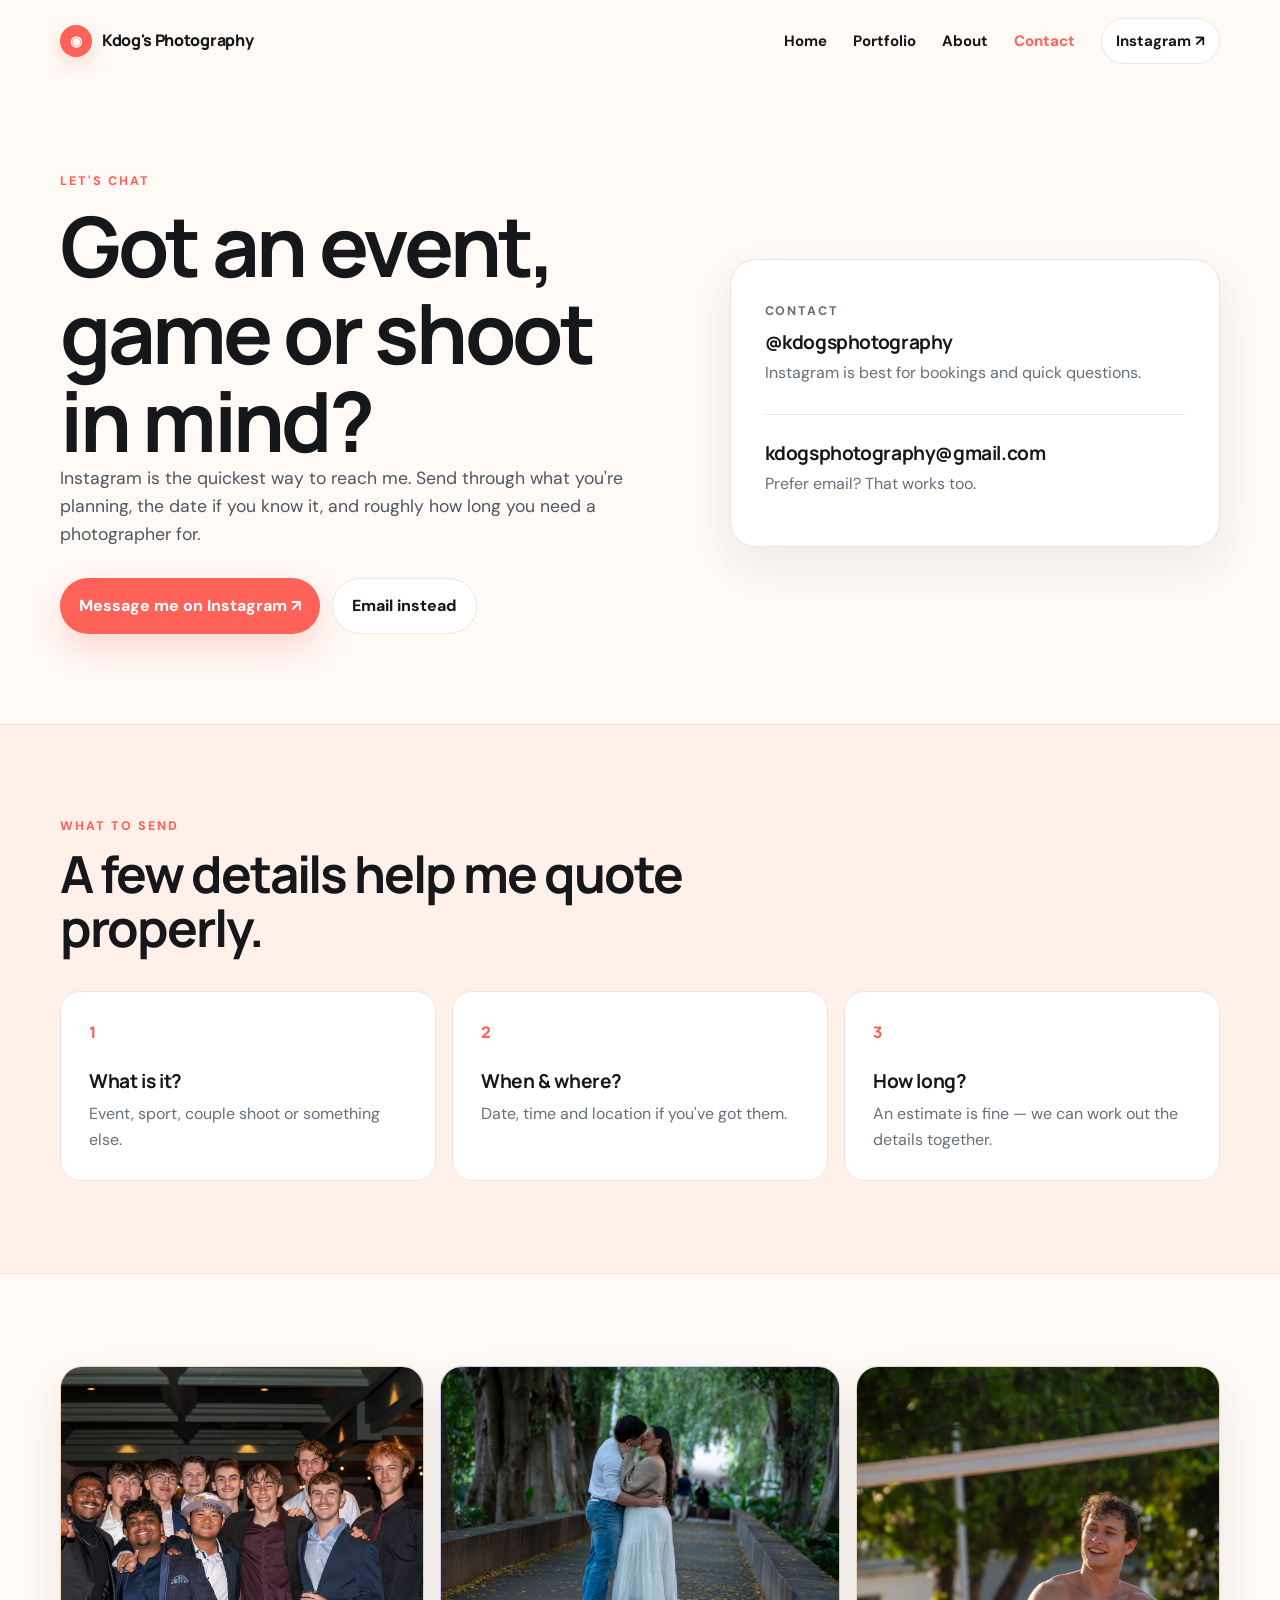
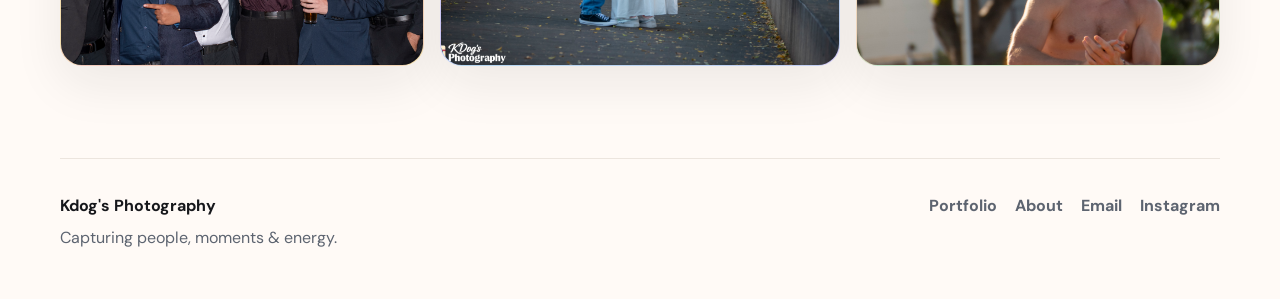
<file: contact.html>
<!DOCTYPE html>
<html lang="en">
<head>
<meta charset="UTF-8">
<meta name="viewport" content="width=device-width, initial-scale=1.0">
<link rel="preconnect" href="https://fonts.googleapis.com"><link rel="preconnect" href="https://fonts.gstatic.com" crossorigin>
<link href="https://fonts.googleapis.com/css2?family=DM+Sans:wght@400;500;600;700&family=Manrope:wght@700;800&display=swap" rel="stylesheet">
<link rel="stylesheet" href="styles.css">
<meta name="description" content="Contact Kdog's Photography for event, sports and couples photography in Brisbane.">
<title>Contact | Kdog's Photography</title>
</head>
<body data-page="contact">
<header class="site-header"><a class="brand" href="index.html" aria-label="Kdog's Photography home"><span class="brand-mark" aria-hidden="true">◉</span><span>Kdog's Photography</span></a><button class="menu-toggle" aria-expanded="false" aria-controls="main-nav">Menu</button><nav id="main-nav" class="main-nav" aria-label="Main navigation"><a href="index.html" data-nav="home">Home</a><a href="portfolio.html" data-nav="portfolio">Portfolio</a><a href="about.html" data-nav="about">About</a><a href="contact.html" data-nav="contact">Contact</a><a class="nav-ig" href="https://www.instagram.com/kdogsphotography/" target="_blank" rel="noreferrer">Instagram ↗</a></nav></header>
<main>
  <section class="contact-hero wrap"><div><p class="eyebrow">LET'S CHAT</p><h1>Got an event, game or shoot in mind?</h1><p class="hero-text">Instagram is the quickest way to reach me. Send through what you're planning, the date if you know it, and roughly how long you need a photographer for.</p><div class="hero-actions"><a class="button primary" href="https://www.instagram.com/kdogsphotography/" target="_blank" rel="noreferrer">Message me on Instagram ↗</a><a class="button ghost" href="mailto:kdogsphotography@gmail.com">Email instead</a></div></div><div class="contact-card"><p class="eyebrow">CONTACT</p><h3>@kdogsphotography</h3><p>Instagram is best for bookings and quick questions.</p><hr><h3>kdogsphotography@gmail.com</h3><p>Prefer email? That works too.</p></div></section>

  <section class="section soft"><div class="wrap"><div class="section-heading"><p class="eyebrow">WHAT TO SEND</p><h2>A few details help me quote properly.</h2></div><div class="steps-grid"><article><span>1</span><h3>What is it?</h3><p>Event, sport, couple shoot or something else.</p></article><article><span>2</span><h3>When &amp; where?</h3><p>Date, time and location if you've got them.</p></article><article><span>3</span><h3>How long?</h3><p>An estimate is fine — we can work out the details together.</p></article></div></div></section>

  <section class="section wrap"><div class="contact-showcase">
    <figure class="photo-slot"><img src="images/JCU%20%20Buisness%20Ball%2018.10.25/_DSC3707.jpg" alt="Event photography at the JCU Business Ball" loading="lazy"><figcaption><strong>Events</strong><span>JCU Business Ball</span></figcaption></figure>
    <figure class="photo-slot"><img src="images/Greg%20%26%20Lanta/_DSC5570.jpg" alt="Couple photography by Kdog's Photography" loading="lazy"><figcaption><strong>Couples</strong><span>Greg &amp; Lanta</span></figcaption></figure>
    <figure class="photo-slot"><img src="images/Beach%20Volleyball%2026-10-25/_DSC4402.jpg" alt="Beach volleyball sports photography" loading="lazy"><figcaption><strong>Sports</strong><span>Beach Volleyball</span></figcaption></figure>
  </div></section>
</main>
<footer class="site-footer"><div><strong>Kdog's Photography</strong><p>Capturing people, moments &amp; energy.</p></div><div class="footer-links"><a href="portfolio.html">Portfolio</a><a href="about.html">About</a><a href="mailto:kdogsphotography@gmail.com">Email</a><a href="https://www.instagram.com/kdogsphotography/" target="_blank" rel="noreferrer">Instagram</a></div></footer>
<script src="script.js"></script>
</body>
</html>
</file>
<file: styles.css>
:root{
  --bg:#fffaf6;--paper:#fff;--ink:#16171b;--muted:#686f79;--line:#ece5de;
  --coral:#ff6259;--coral2:#eb5049;--soft:#fff1e9;--shadow:0 18px 50px rgba(22,23,27,.08);
  --radius:24px;--wrap:min(1160px,calc(100% - 40px));
}
*{box-sizing:border-box}
html{scroll-behavior:smooth}
body{margin:0;font-family:"DM Sans",system-ui,sans-serif;color:var(--ink);background:var(--bg);line-height:1.6}
a{color:inherit}img{display:block;max-width:100%}button{font:inherit}
.site-header{width:var(--wrap);margin:auto;min-height:82px;display:flex;align-items:center;justify-content:space-between;gap:24px}
.brand{display:flex;align-items:center;gap:10px;text-decoration:none;font-family:"Manrope",sans-serif;font-weight:800;letter-spacing:-.02em}
.brand-mark{width:32px;height:32px;border-radius:50%;display:grid;place-items:center;background:var(--coral);color:#fff;font-size:14px;box-shadow:0 8px 20px rgba(255,98,89,.22)}
.main-nav{display:flex;align-items:center;gap:26px}.main-nav a{text-decoration:none;font-weight:700;font-size:.94rem}.main-nav a:hover,.main-nav a.active{color:var(--coral)}
.nav-ig{padding:10px 14px;border:1px solid var(--line);border-radius:999px;background:#fff}.menu-toggle{display:none;border:1px solid var(--line);border-radius:999px;background:#fff;padding:10px 14px;font-weight:800}
.wrap{width:var(--wrap);margin:auto}.section{padding:92px 0}.section-tight{padding:24px 0 72px}.soft{background:var(--soft);border-block:1px solid #f1e3da}
.eyebrow{margin:0 0 10px;font-size:.78rem;letter-spacing:.16em;font-weight:800;color:var(--coral)}.eyebrow.light{color:#ffd2cd}
h1,h2,h3{font-family:"Manrope",sans-serif;letter-spacing:-.04em;line-height:1.05;margin:0}h1{font-size:clamp(3.2rem,7vw,6.9rem)}h2{font-size:clamp(2rem,4vw,4.1rem)}h3{font-size:1.2rem;letter-spacing:-.02em}
p{margin:0 0 16px}.hero-text{font-size:1.1rem;color:#4e5661;max-width:620px}
.personal-hero{width:var(--wrap);margin:auto;min-height:720px;display:grid;grid-template-columns:1.08fr .92fr;gap:70px;align-items:center;padding:70px 0 90px}.personal-hero h1 span{color:var(--coral);display:block}
.hero-actions{display:flex;gap:12px;flex-wrap:wrap;margin-top:30px}.button{display:inline-flex;align-items:center;justify-content:center;text-decoration:none;padding:14px 19px;border-radius:999px;font-weight:800;transition:.2s}.button:hover{transform:translateY(-2px)}
.primary{background:var(--coral);color:#fff;box-shadow:0 14px 34px rgba(255,98,89,.24)}.primary:hover{background:var(--coral2)}.ghost{background:#fff;border:1px solid var(--line)}.dark{background:#17181c;color:#fff;margin-top:10px}.light-button{background:#fff;color:#111}
.hero-visual{position:relative;min-height:560px}.hero-photo{width:82%;height:520px;margin-left:auto;border-radius:46% 46% 24% 24% / 38% 38% 18% 18%}.scribble{position:absolute;left:0;bottom:30px;font-family:"Manrope",sans-serif;font-size:1.25rem;font-weight:800;transform:rotate(-6deg);line-height:1.25;background:#fff;padding:14px 18px;border-radius:18px;box-shadow:var(--shadow)}
.photo-slot{margin:0;min-height:240px;border-radius:22px;overflow:hidden;position:relative;background:linear-gradient(135deg,#ffd5c8,#ffe9b4);border:1px solid rgba(0,0,0,.05);box-shadow:var(--shadow)}
.photo-slot img{width:100%;height:100%;object-fit:cover;position:absolute;inset:0;opacity:0;transition:opacity .25s}.photo-slot.loaded img{opacity:1}.photo-slot.loaded figcaption{opacity:0;pointer-events:none}
.photo-slot figcaption{position:absolute;inset:0;display:flex;flex-direction:column;justify-content:flex-end;padding:18px;background:linear-gradient(135deg,rgba(255,98,89,.28),rgba(255,211,102,.35));transition:opacity .2s}.photo-slot figcaption strong{font-family:"Manrope",sans-serif;font-size:.82rem;letter-spacing:.08em;text-transform:uppercase}.photo-slot figcaption span{font-size:.78rem;font-weight:700;opacity:.62;word-break:break-word}
.photo-slot:nth-child(3n+2){background:linear-gradient(135deg,#bfe5ff,#d7cfff)}.photo-slot:nth-child(3n+3){background:linear-gradient(135deg,#c8efd2,#ffe0c5)}
.quick-services{display:grid;grid-template-columns:repeat(3,1fr);border:1px solid var(--line);background:#fff;border-radius:24px;overflow:hidden;box-shadow:var(--shadow)}.quick-services article{padding:34px}.quick-services article+article{border-left:1px solid var(--line)}.service-icon{width:42px;height:42px;border-radius:14px;display:grid;place-items:center;background:#fff1ec;margin-bottom:18px;color:var(--coral);font-weight:800}.quick-services p{color:var(--muted);margin:9px 0 0}
.section-heading{max-width:760px;margin-bottom:36px}.section-heading p:not(.eyebrow){color:var(--muted)}.split-heading{max-width:none;display:flex;align-items:end;justify-content:space-between;gap:20px}.text-link{font-weight:800;text-decoration:none;color:var(--coral)}
.featured-grid{display:grid;grid-template-columns:1.15fr 1fr 1fr;grid-auto-rows:220px;gap:16px}.featured-grid .photo-slot{min-height:0;height:100%}.featured-grid .tall{grid-row:span 2}.featured-grid .wide{grid-column:span 2}
.story-grid{display:grid;grid-template-columns:1fr .9fr;gap:80px;align-items:center}.story-grid p{color:#5d6470;max-width:650px}.about-mini-grid{display:grid;grid-template-columns:1fr 1fr;gap:14px}.about-mini-grid .wide{grid-column:span 2;min-height:190px}
.cta-band{border-radius:28px;background:#17191f;color:#fff;padding:44px;display:flex;align-items:center;justify-content:space-between;gap:30px}.cta-band h2{font-size:clamp(2rem,4vw,3.6rem);max-width:700px}.cta-band p{color:#cbd0d8;margin-top:8px}
.site-footer{width:var(--wrap);margin:auto;padding:34px 0 48px;border-top:1px solid var(--line);display:flex;justify-content:space-between;gap:30px;color:#5d6470}.site-footer strong{color:var(--ink)}.site-footer p{margin:6px 0 0}.footer-links{display:flex;gap:18px;flex-wrap:wrap}.footer-links a{text-decoration:none;font-weight:700}.footer-links a:hover{color:var(--coral)}
.page-intro{padding:90px 0 40px}.page-intro h1{font-size:clamp(3.1rem,7vw,6rem);max-width:900px}.page-intro p:last-child{margin-top:18px;color:var(--muted);font-size:1.1rem}
.filter-bar{display:flex;gap:10px;flex-wrap:wrap;margin-bottom:46px;position:sticky;top:12px;z-index:6;width:max-content;max-width:100%;padding:8px;border-radius:999px;background:rgba(255,250,246,.9);backdrop-filter:blur(12px);box-shadow:0 10px 30px rgba(22,23,27,.06)}.filter-btn{border:1px solid var(--line);background:#fff;padding:10px 15px;border-radius:999px;font-weight:800;cursor:pointer}.filter-btn.active,.filter-btn:hover{background:var(--coral);border-color:var(--coral);color:#fff}
.gallery-list{display:grid;gap:76px}.portfolio-album{min-width:0;scroll-margin-top:100px}.portfolio-album.is-hidden{display:none}.album-header{display:flex;align-items:flex-end;justify-content:space-between;gap:24px;margin-bottom:20px}.album-header p:not(.eyebrow){color:var(--muted);margin:9px 0 0}.album-header.compact{margin-top:38px}.gallery-controls{display:flex;gap:8px;flex-shrink:0}.gallery-control{width:44px;height:44px;border:1px solid var(--line);background:#fff;border-radius:50%;cursor:pointer;font-size:1.25rem;font-weight:800;transition:.2s}.gallery-control:hover{background:var(--ink);color:#fff;border-color:var(--ink);transform:translateY(-1px)}
.gallery-track{display:flex;gap:16px;overflow-x:auto;scroll-snap-type:x mandatory;overscroll-behavior-inline:contain;padding:4px 2px 14px;scrollbar-width:thin;scrollbar-color:#d8d0ca transparent}.gallery-track::-webkit-scrollbar{height:8px}.gallery-track::-webkit-scrollbar-thumb{background:#d8d0ca;border-radius:999px}.gallery-track:focus-visible{outline:3px solid rgba(255,98,89,.3);outline-offset:4px;border-radius:22px}
.gallery-item{flex:0 0 auto;height:420px;max-width:min(76vw,680px);padding:0;border:0;border-radius:22px;overflow:hidden;background:#eee;box-shadow:var(--shadow);scroll-snap-align:start;cursor:zoom-in;transition:transform .2s,box-shadow .2s}.gallery-item:hover{transform:translateY(-3px);box-shadow:0 22px 55px rgba(22,23,27,.14)}.gallery-item img{height:100%;width:auto;max-width:min(76vw,680px);object-fit:cover}.gallery-track-small .gallery-item{height:320px}.mini-gallery-wrap{margin-top:36px}
.lightbox{border:0;padding:0;background:transparent;max-width:96vw;max-height:96vh;overflow:visible}.lightbox::backdrop{background:rgba(10,11,14,.88);backdrop-filter:blur(5px)}.lightbox img{max-width:92vw;max-height:86vh;width:auto;height:auto;object-fit:contain;border-radius:14px;box-shadow:0 28px 80px rgba(0,0,0,.45)}.lightbox-close{position:absolute;right:-8px;top:-46px;width:38px;height:38px;border:0;border-radius:50%;background:#fff;color:#111;font-size:1.6rem;line-height:1;cursor:pointer}.lightbox-caption{color:#fff;text-align:center;margin:10px auto 0;max-width:700px}.lightbox[open]{display:grid;place-items:center}
.about-hero,.contact-hero{display:grid;grid-template-columns:1.1fr .9fr;gap:70px;align-items:center;padding:90px 0}.about-hero h1,.contact-hero h1{font-size:clamp(3rem,6.5vw,6rem)}.about-photo{min-height:560px}.story-columns{display:grid;grid-template-columns:.8fr 1.2fr;gap:80px}.story-columns p{color:#555d69;font-size:1.04rem}
.nature-grid{display:grid;grid-template-columns:1fr .85fr 1fr;gap:16px;align-items:stretch}.nature-grid .tall{min-height:420px}
.values-grid,.steps-grid{display:grid;grid-template-columns:repeat(3,1fr);gap:16px}.values-grid article,.steps-grid article{background:#fff;border:1px solid var(--line);border-radius:20px;padding:28px}.values-grid article span,.steps-grid article span{font-family:"Manrope",sans-serif;color:var(--coral);font-weight:800;display:inline-block;margin-bottom:26px}.values-grid p,.steps-grid p{color:var(--muted);margin:10px 0 0}
.contact-card{background:#fff;border:1px solid var(--line);box-shadow:var(--shadow);border-radius:26px;padding:34px}.contact-card hr{border:0;border-top:1px solid var(--line);margin:28px 0}.contact-card p{color:var(--muted);margin-top:8px}.contact-showcase{display:grid;grid-template-columns:1fr 1.1fr 1fr;gap:16px}.contact-showcase .photo-slot{min-height:300px}
@media(max-width:900px){
  :root{--wrap:min(100% - 28px,1160px)}.menu-toggle{display:block}.main-nav{position:absolute;z-index:20;top:72px;left:14px;right:14px;background:#fff;border:1px solid var(--line);border-radius:20px;padding:18px;display:none;flex-direction:column;align-items:stretch;box-shadow:var(--shadow)}.main-nav.open{display:flex}.nav-ig{text-align:center}
  .personal-hero,.about-hero,.contact-hero,.story-grid,.story-columns{grid-template-columns:1fr;gap:38px}.personal-hero{padding-top:38px}.hero-visual{min-height:500px}.quick-services{grid-template-columns:1fr}.quick-services article+article{border-left:0;border-top:1px solid var(--line)}
  .featured-grid{grid-template-columns:1fr 1fr}.nature-grid,.values-grid,.steps-grid,.contact-showcase{grid-template-columns:1fr 1fr}.split-heading,.cta-band,.site-footer{align-items:flex-start;flex-direction:column}.gallery-item{height:360px}.gallery-track-small .gallery-item{height:280px}
}
@media(max-width:600px){
  h1{font-size:3.15rem}.site-header{min-height:72px}.brand{font-size:.92rem}.personal-hero{min-height:auto}.hero-visual{min-height:420px}.hero-photo{height:400px;width:90%}.featured-grid,.nature-grid,.values-grid,.steps-grid,.contact-showcase{grid-template-columns:1fr}.featured-grid{grid-auto-rows:auto}.featured-grid .wide,.featured-grid .tall,.about-mini-grid .wide{grid-column:auto;grid-row:auto}.featured-grid .photo-slot{min-height:260px;height:auto}.about-mini-grid{grid-template-columns:1fr}.split-heading{align-items:flex-start}.section{padding:68px 0}.page-intro{padding:62px 0 34px}.cta-band{padding:30px}
  .filter-bar{top:8px;width:100%;overflow-x:auto;flex-wrap:nowrap;border-radius:18px}.filter-btn{flex:0 0 auto}.album-header{align-items:flex-start}.album-header h2{font-size:2rem}.gallery-item{height:300px;max-width:84vw}.gallery-item img{max-width:84vw}.gallery-track-small .gallery-item{height:240px}.lightbox img{max-width:94vw;max-height:80vh}.lightbox-close{right:0;top:-44px}
}
</file>
